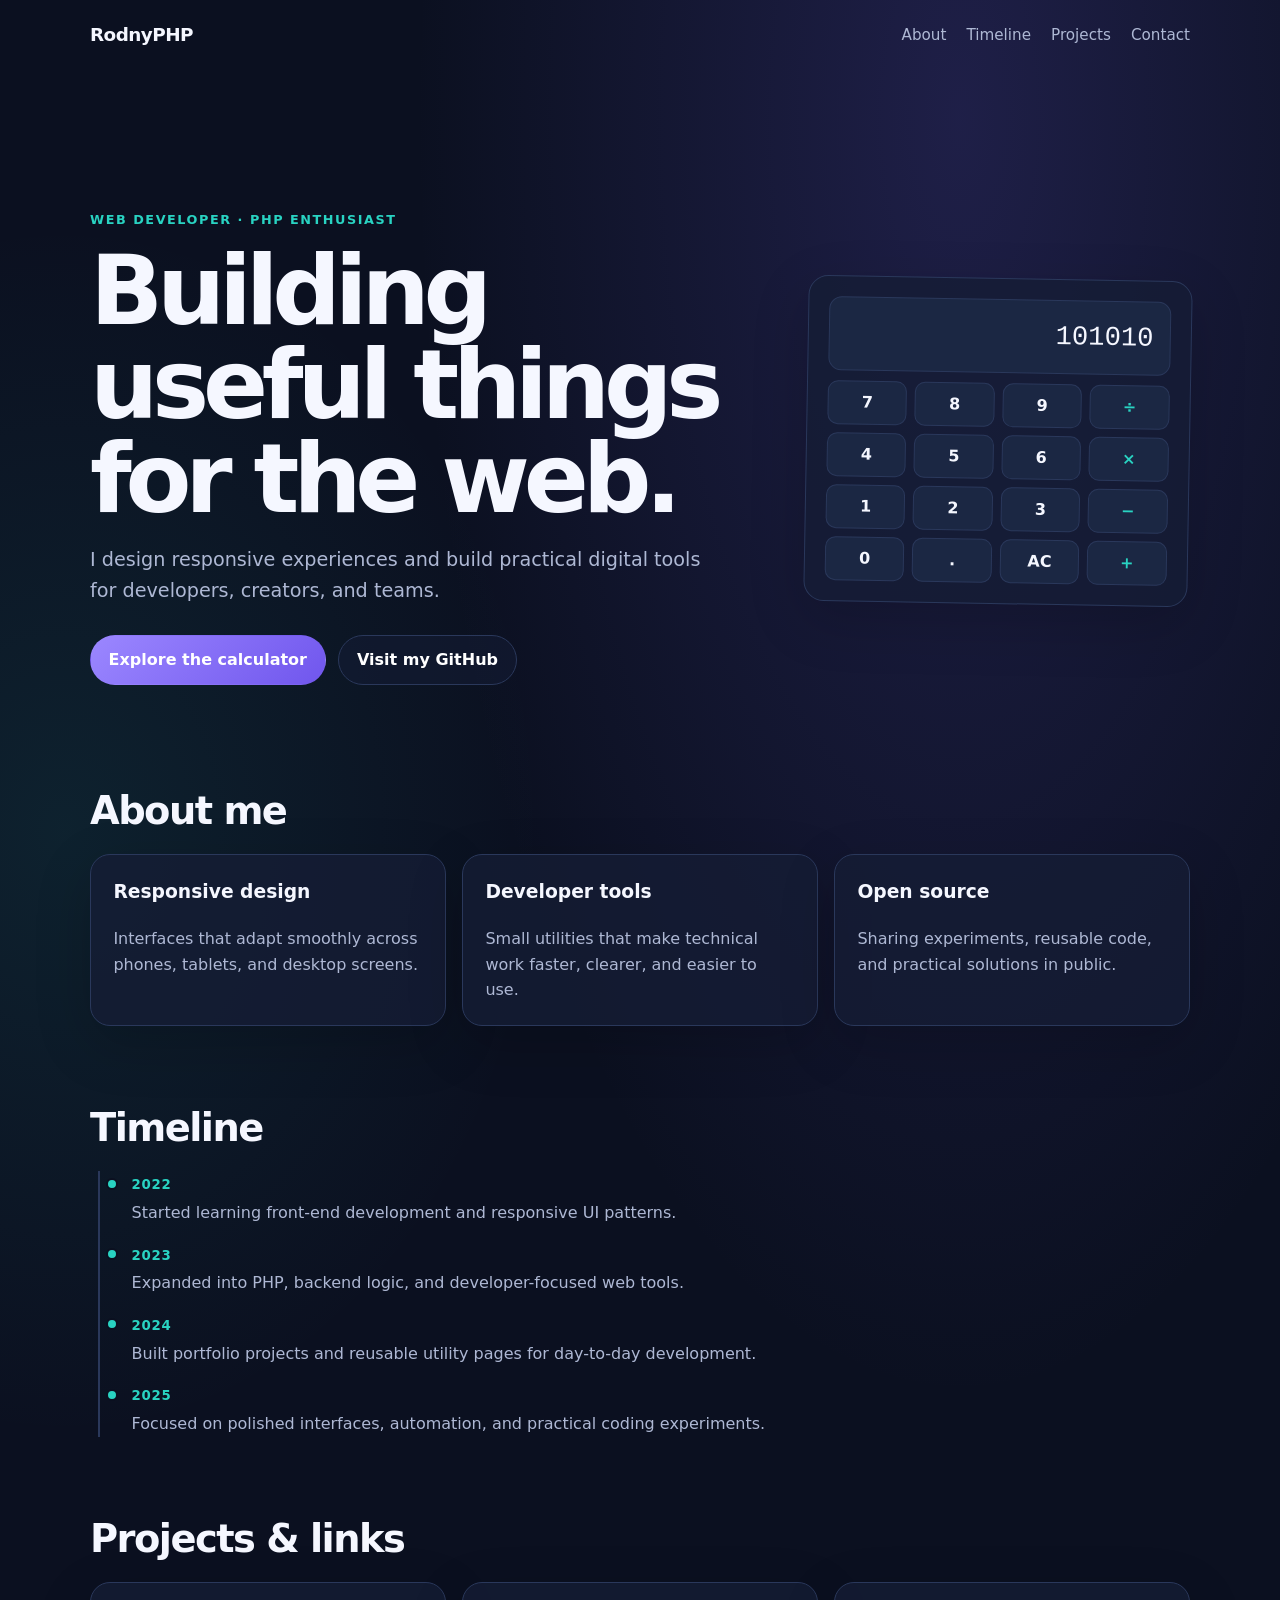
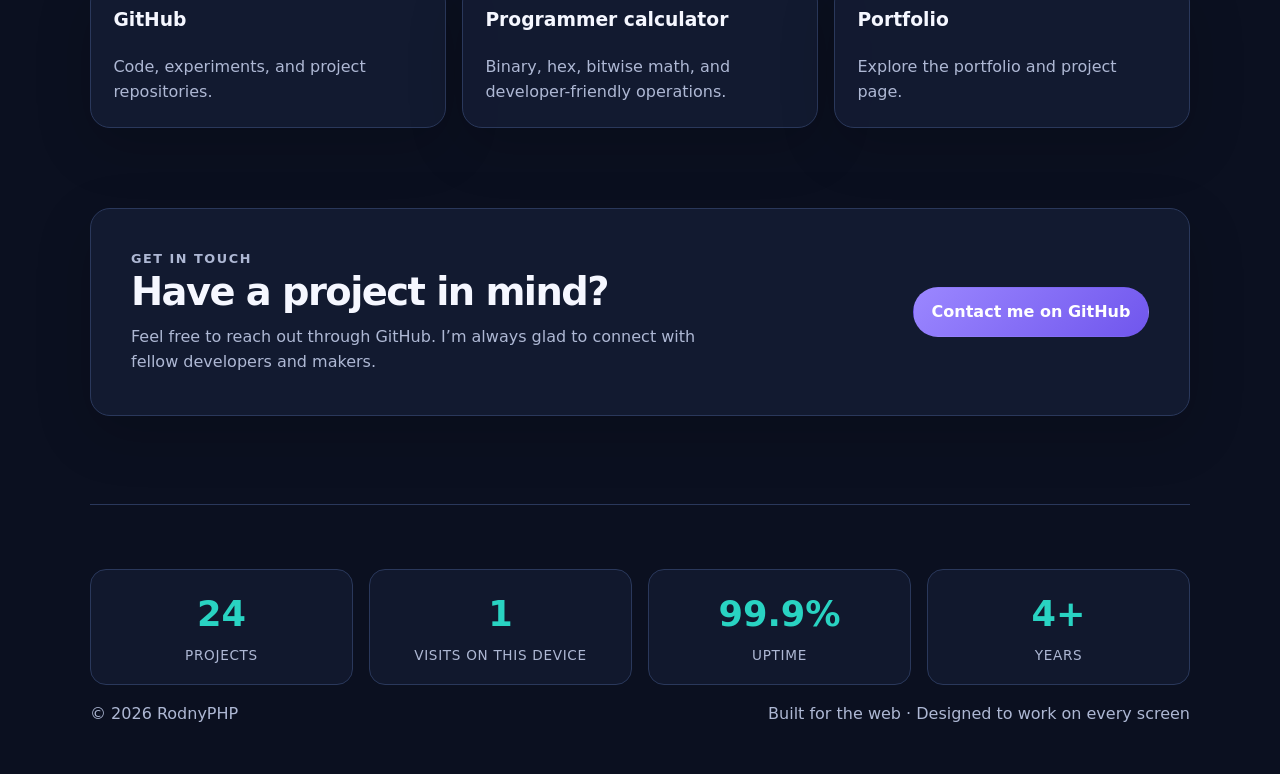
<file: index.html>
<!doctype html>
<html lang="en">
<head>
  <meta charset="utf-8">
  <meta name="viewport" content="width=device-width, initial-scale=1">
  <meta name="description" content="RodnyPHP — web developer, PHP enthusiast, and builder of practical tools.">
  <meta name="theme-color" content="#0b1020">
  <title>RodnyPHP | Web Developer</title>
  <style>
    :root {
      color-scheme: dark;
      --bg: #0b1020;
      --panel: rgba(21, 29, 53, .78);
      --card: #1b2743;
      --line: #2a385b;
      --text: #f5f7ff;
      --muted: #aeb8d4;
      --accent: #9b87ff;
      --green: #29d3c2;
      --content: 1100px;
    }
    *, *::before, *::after { box-sizing: border-box; }
    html { scroll-behavior: smooth; scroll-padding-top: 2rem; }
    body {
      min-width: 320px;
      min-height: 100vh;
      margin: 0;
      color: var(--text);
      font-family: system-ui, -apple-system, BlinkMacSystemFont, "Segoe UI", sans-serif;
      line-height: 1.6;
      background:
        radial-gradient(ellipse at 75% 5%, rgba(89, 76, 190, .25), transparent 34rem),
        radial-gradient(ellipse at 5% 35%, rgba(41, 211, 194, .09), transparent 30rem),
        var(--bg);
    }
    a { color: inherit; }
    a:focus-visible { outline: 3px solid var(--green); outline-offset: 4px; border-radius: 4px; }
    .container { width: min(var(--content), calc(100% - 2.5rem)); margin-inline: auto; }
    .site-header {
      display: flex;
      align-items: center;
      justify-content: space-between;
      gap: 1rem;
      padding-block: 1.25rem;
    }
    .brand { font-size: 1.15rem; font-weight: 800; text-decoration: none; letter-spacing: -.03em; }
    .nav { display: flex; flex-wrap: wrap; align-items: center; gap: .4rem 1.25rem; }
    .nav a { color: var(--muted); font-size: .95rem; text-decoration: none; transition: color .2s ease; }
    .nav a:hover { color: var(--text); }
    .hero {
      display: grid;
      grid-template-columns: minmax(0, 1.25fr) minmax(260px, .75fr);
      align-items: center;
      gap: clamp(2rem, 6vw, 5rem);
      padding-block: clamp(4rem, 10vw, 8rem) 4rem;
    }
    .eyebrow { color: var(--green); font-size: .8rem; font-weight: 800; letter-spacing: .12em; text-transform: uppercase; }
    h1 { max-width: 800px; margin: .5rem 0 1rem; font-size: clamp(2.8rem, 8vw, 6rem); line-height: .98; letter-spacing: -.065em; }
    h2 { margin: 0 0 1.3rem; font-size: clamp(1.7rem, 4vw, 2.4rem); line-height: 1.15; letter-spacing: -.04em; }
    h3 { margin-top: 0; }
    .lead { max-width: 620px; color: var(--muted); font-size: clamp(1.05rem, 2vw, 1.2rem); }
    .actions { display: flex; flex-wrap: wrap; gap: .8rem; margin-top: 1.8rem; }
    .button {
      display: inline-flex;
      align-items: center;
      justify-content: center;
      min-height: 46px;
      padding: .7rem 1.1rem;
      border: 1px solid transparent;
      border-radius: 999px;
      background: linear-gradient(135deg, #9b87ff, #7056ed);
      color: white;
      font-weight: 750;
      text-decoration: none;
      transition: transform .2s ease, border-color .2s ease, background .2s ease;
    }
    .button:hover { transform: translateY(-2px); }
    .button.secondary { border-color: var(--line); background: rgba(21, 29, 53, .55); }
    .demo-card, .card, .contact-panel {
      border: 1px solid var(--line);
      border-radius: 1.25rem;
      background: var(--panel);
      box-shadow: 0 18px 55px rgba(0, 0, 0, .18);
    }
    .demo-card { padding: 1.25rem; transform: rotate(1deg); }
    .calc-mini { display: grid; gap: .6rem; }
    .calc-mini .result {
      overflow: hidden;
      padding: .9rem 1rem;
      border: 1px solid var(--line);
      border-radius: .8rem;
      background: var(--card);
      font-family: ui-monospace, SFMono-Regular, Menlo, monospace;
      font-size: 1.7rem;
      text-align: right;
    }
    .calc-mini .keys { display: grid; grid-template-columns: repeat(4, 1fr); gap: .5rem; }
    .calc-mini span {
      display: grid;
      min-height: 44px;
      place-items: center;
      border: 1px solid var(--line);
      border-radius: .65rem;
      background: var(--card);
      font-weight: 700;
    }
    .calc-mini span:nth-child(4n) { color: var(--green); }
    section { padding-block: 2.5rem; }
    .grid { display: grid; grid-template-columns: repeat(3, minmax(0, 1fr)); gap: 1rem; }
    .card { display: block; padding: 1.4rem; text-decoration: none; transition: transform .2s ease, border-color .2s ease; }
    .card:hover { transform: translateY(-3px); border-color: #6876a5; }
    .card p { margin-bottom: 0; color: var(--muted); }
    .timeline { position: relative; display: grid; gap: 1rem; margin-top: 1.2rem; padding-left: 1rem; }
    .timeline::before { position: absolute; top: 0; bottom: 0; left: 8px; width: 2px; background: var(--line); content: ""; }
    .timeline-item { position: relative; padding-left: 1.6rem; }
    .timeline-item::before { position: absolute; top: .4rem; left: 0; width: 12px; height: 12px; border: 2px solid var(--bg); border-radius: 50%; background: var(--green); content: ""; }
    .timeline-item small { color: var(--green); font-weight: 700; letter-spacing: .05em; }
    .timeline-item p { margin: .2rem 0 0; color: var(--muted); }
    .contact-panel { display: flex; align-items: center; justify-content: space-between; gap: 2rem; padding: clamp(1.4rem, 4vw, 2.5rem); }
    .contact-panel h2 { margin-bottom: .6rem; }
    .contact-panel p { max-width: 600px; margin: 0; color: var(--muted); }
    .analytics { display: grid; grid-template-columns: repeat(4, minmax(0, 1fr)); gap: 1rem; margin-top: 2rem; }
    .metric { padding: 1rem; border: 1px solid var(--line); border-radius: 1rem; background: rgba(21, 29, 53, .65); text-align: center; }
    .metric strong { display: block; color: var(--green); font-size: clamp(1.5rem, 3vw, 2.2rem); }
    .metric span { color: var(--muted); font-size: .85rem; letter-spacing: .05em; text-transform: uppercase; }
    .site-footer { margin-top: 3rem; padding-block: 2rem 3rem; border-top: 1px solid var(--line); color: var(--muted); }
    .footer-meta { display: flex; flex-wrap: wrap; justify-content: space-between; gap: .7rem 1rem; margin-top: 1rem; }
    @media (max-width: 760px) {
      .container { width: min(100% - 2rem, var(--content)); }
      .site-header { align-items: flex-start; flex-direction: column; }
      .nav { gap: .35rem 1rem; }
      .hero { grid-template-columns: 1fr; gap: 2rem; padding-top: 4rem; }
      .demo-card { width: min(100%, 420px); transform: none; }
      .grid { grid-template-columns: 1fr; }
      .contact-panel { align-items: flex-start; flex-direction: column; }
    }
    @media (max-width: 460px) {
      .nav { column-gap: .8rem; }
      .nav a { font-size: .88rem; }
      .analytics { grid-template-columns: repeat(2, minmax(0, 1fr)); }
      .actions .button { width: 100%; }
    }
    @media (prefers-reduced-motion: reduce) {
      *, *::before, *::after { scroll-behavior: auto !important; transition-duration: .01ms !important; }
    }
  </style>
</head>
<body>
  <header class="container site-header">
    <a href="index.html" class="brand">RodnyPHP</a>
    <nav class="nav" aria-label="Main navigation">
      <a href="#about">About</a>
      <a href="#timeline">Timeline</a>
      <a href="#links">Projects</a>
      <a href="#contact">Contact</a>
    </nav>
  </header>

  <main class="container">
    <section class="hero" aria-labelledby="hero-title">
      <div>
        <p class="eyebrow">Web developer · PHP enthusiast</p>
        <h1 id="hero-title">Building useful things for the web.</h1>
        <p class="lead">I design responsive experiences and build practical digital tools for developers, creators, and teams.</p>
        <div class="actions">
          <a class="button" href="portfolio/calculator.html">Explore the calculator</a>
          <a class="button secondary" href="https://github.com/RodnyPHP" target="_blank" rel="noopener noreferrer">Visit my GitHub</a>
        </div>
      </div>
      <div class="demo-card" aria-label="Programmer calculator preview">
        <div class="calc-mini" aria-hidden="true">
          <div class="result">101010</div>
          <div class="keys">
            <span>7</span><span>8</span><span>9</span><span>÷</span>
            <span>4</span><span>5</span><span>6</span><span>×</span>
            <span>1</span><span>2</span><span>3</span><span>−</span>
            <span>0</span><span>.</span><span>AC</span><span>+</span>
          </div>
        </div>
      </div>
    </section>

    <section id="about">
      <h2>About me</h2>
      <div class="grid">
        <article class="card"><h3>Responsive design</h3><p>Interfaces that adapt smoothly across phones, tablets, and desktop screens.</p></article>
        <article class="card"><h3>Developer tools</h3><p>Small utilities that make technical work faster, clearer, and easier to use.</p></article>
        <article class="card"><h3>Open source</h3><p>Sharing experiments, reusable code, and practical solutions in public.</p></article>
      </div>
    </section>

    <section id="timeline">
      <h2>Timeline</h2>
      <div class="timeline">
        <div class="timeline-item"><small>2022</small><p>Started learning front-end development and responsive UI patterns.</p></div>
        <div class="timeline-item"><small>2023</small><p>Expanded into PHP, backend logic, and developer-focused web tools.</p></div>
        <div class="timeline-item"><small>2024</small><p>Built portfolio projects and reusable utility pages for day-to-day development.</p></div>
        <div class="timeline-item"><small>2025</small><p>Focused on polished interfaces, automation, and practical coding experiments.</p></div>
      </div>
    </section>

    <section id="links">
      <h2>Projects &amp; links</h2>
      <div class="grid">
        <a class="card" href="https://github.com/RodnyPHP" target="_blank" rel="noopener noreferrer"><h3>GitHub</h3><p>Code, experiments, and project repositories.</p></a>
        <a class="card" href="portfolio/calculator.html"><h3>Programmer calculator</h3><p>Binary, hex, bitwise math, and developer-friendly operations.</p></a>
        <a class="card" href="portfolio/"><h3>Portfolio</h3><p>Explore the portfolio and project page.</p></a>
      </div>
    </section>

    <section id="contact" aria-labelledby="contact-title">
      <div class="contact-panel">
        <div>
          <p class="eyebrow">Get in touch</p>
          <h2 id="contact-title">Have a project in mind?</h2>
          <p>Feel free to reach out through GitHub. I’m always glad to connect with fellow developers and makers.</p>
        </div>
        <a class="button" href="https://github.com/RodnyPHP" target="_blank" rel="noopener noreferrer">Contact me on GitHub</a>
      </div>
    </section>
  </main>

  <footer class="container site-footer">
    <div class="analytics" aria-label="Site statistics">
      <div class="metric"><strong id="metric-projects">24</strong><span>Projects</span></div>
      <div class="metric"><strong id="metric-visits">0</strong><span>Visits on this device</span></div>
      <div class="metric"><strong>99.9%</strong><span>Uptime</span></div>
      <div class="metric"><strong>4+</strong><span>Years</span></div>
    </div>
    <div class="footer-meta">
      <div>© 2026 RodnyPHP</div>
      <div>Built for the web · Designed to work on every screen</div>
    </div>
  </footer>

  <script>
    (() => {
      const storageKey = 'rodnyb-site-stats';
      try {
        const now = Date.now();
        const data = JSON.parse(localStorage.getItem(storageKey) || '{}');
        const visits = Number(data.visits) || 0;
        const lastSeen = Number(data.lastSeen) || 0;
        const shouldCountVisit = !lastSeen || now - lastSeen > 60 * 60 * 1000;
        const current = { visits: visits + (shouldCountVisit ? 1 : 0), lastSeen: shouldCountVisit ? now : lastSeen };
        if (shouldCountVisit) localStorage.setItem(storageKey, JSON.stringify(current));
        document.getElementById('metric-visits').textContent = String(current.visits);
      } catch (_) {
        // The site remains usable when browser storage is unavailable.
      }
    })();
  </script>
</body>
</html>
</file>
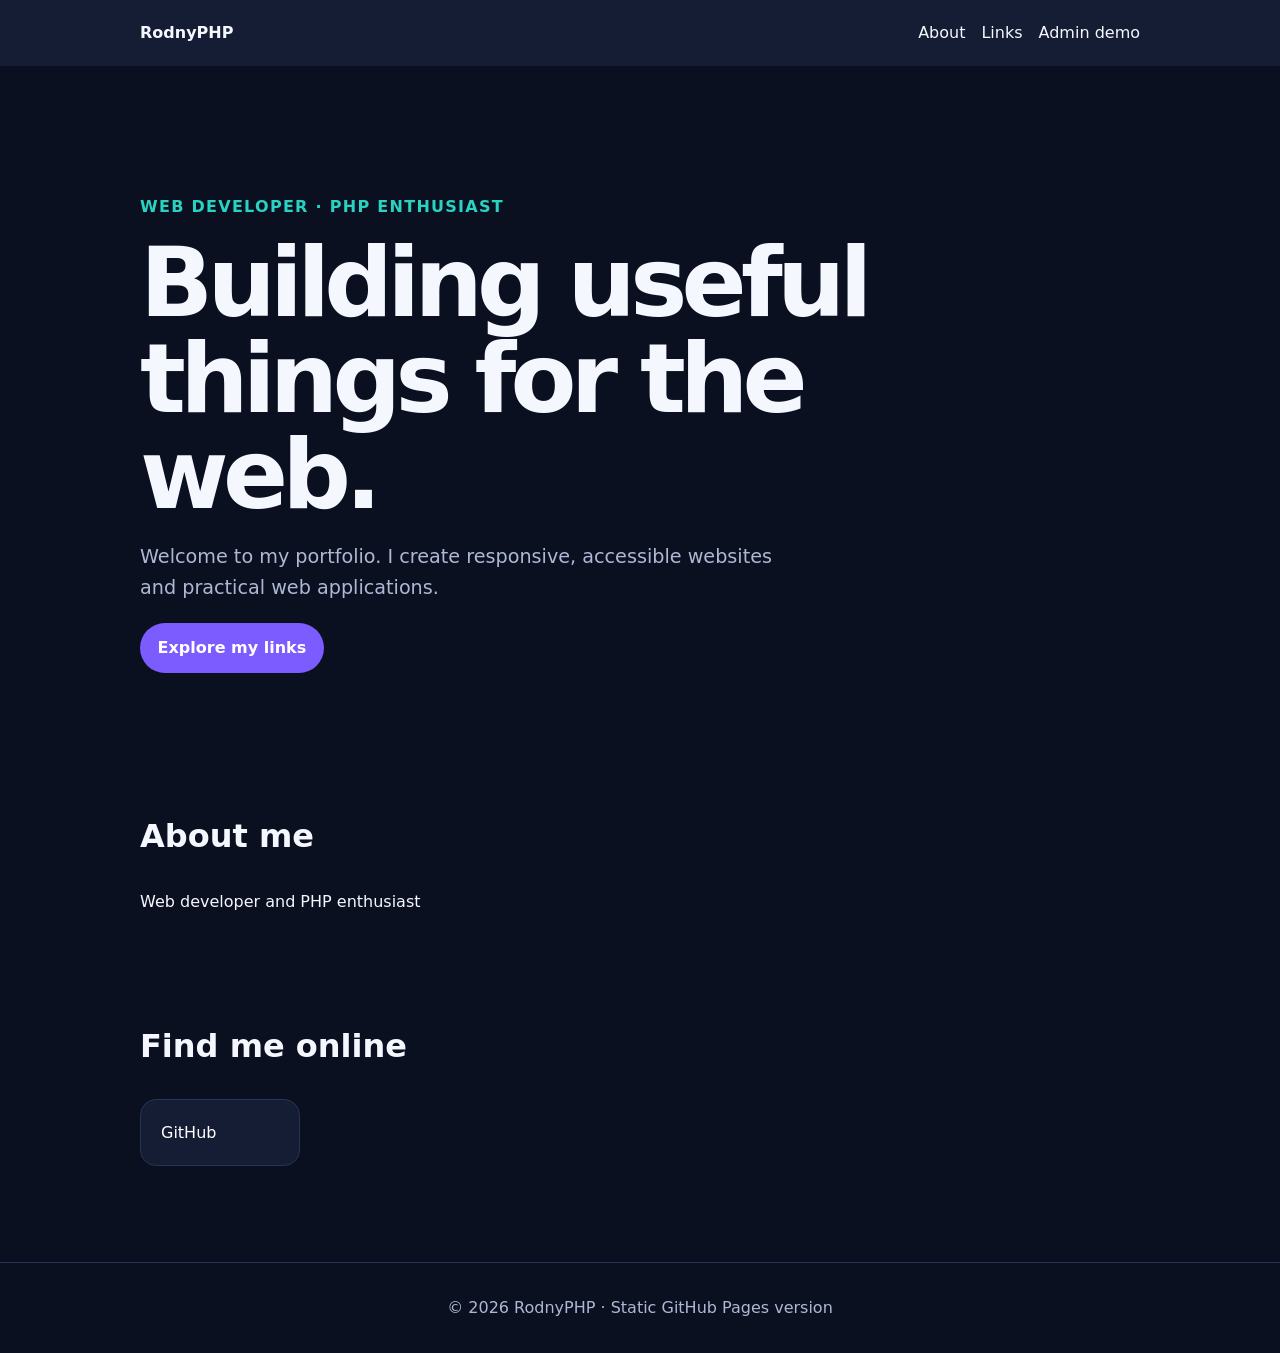
<file: portfolio/index.html>
<!doctype html>
<html lang="en">
<head>
  <meta charset="utf-8">
  <meta name="viewport" content="width=device-width, initial-scale=1">
  <meta name="description" content="RodnyPHP — web developer portfolio">
  <title>RodnyPHP | Portfolio</title>
  <link rel="stylesheet" href="assets/css/style.css">
</head>
<body>
  <header class="site-header"><a class="brand" href="index.html">RodnyPHP</a><nav><a href="#about">About</a><a href="#links">Links</a><a href="admin/index.html">Admin demo</a></nav></header>
  <main class="container">
    <section class="hero"><p class="eyebrow">Web developer · PHP enthusiast</p><h1>Building useful things for the web.</h1><p class="lead">Welcome to my portfolio. I create responsive, accessible websites and practical web applications.</p><a class="button" href="#links">Explore my links</a></section>
    <section id="about"><h2>About me</h2><p id="bio">Web developer and PHP enthusiast.</p></section>
    <section id="links"><h2>Find me online</h2><div id="link-list" class="cards"></div></section>
  </main>
  <footer class="site-footer">© 2026 RodnyPHP · Static GitHub Pages version</footer>
  <script src="assets/js/app.js"></script>
</body>
</html>
</file>
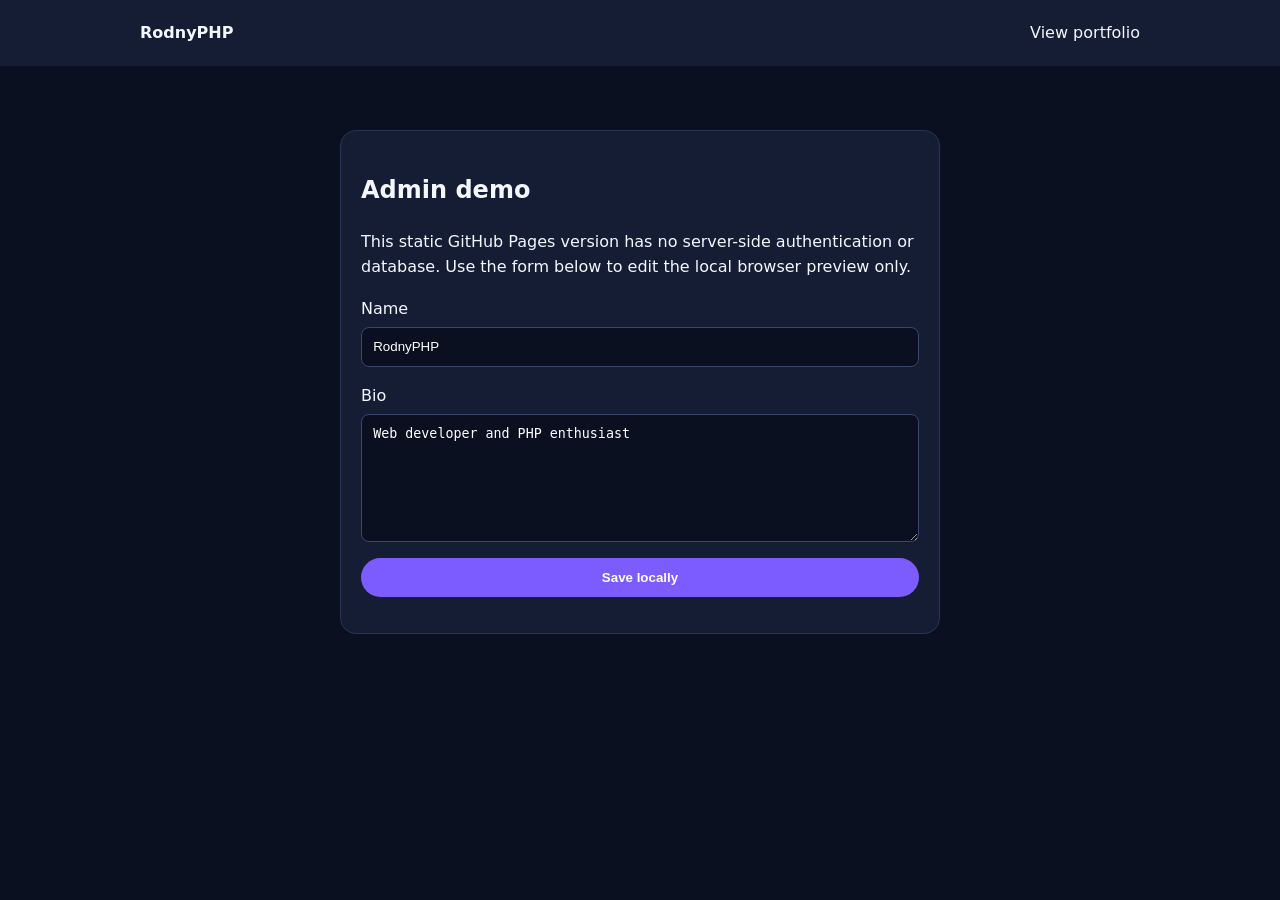
<file: portfolio/admin/index.html>
<!doctype html>
<html lang="en"><head><meta charset="utf-8"><meta name="viewport" content="width=device-width, initial-scale=1"><title>Admin demo | RodnyPHP</title><link rel="stylesheet" href="../assets/css/style.css"></head>
<body><header class="site-header"><a class="brand" href="../index.html">RodnyPHP</a><nav><a href="../index.html">View portfolio</a></nav></header><main class="container"><section class="panel"><h1>Admin demo</h1><p>This static GitHub Pages version has no server-side authentication or database. Use the form below to edit the local browser preview only.</p><form id="profile-form"><label>Name <input id="name" required></label><label>Bio <textarea id="bio" required></textarea></label><button class="button" type="submit">Save locally</button></form><p id="status" role="status"></p></section></main><script src="../assets/js/admin.js"></script></body></html>
</file>
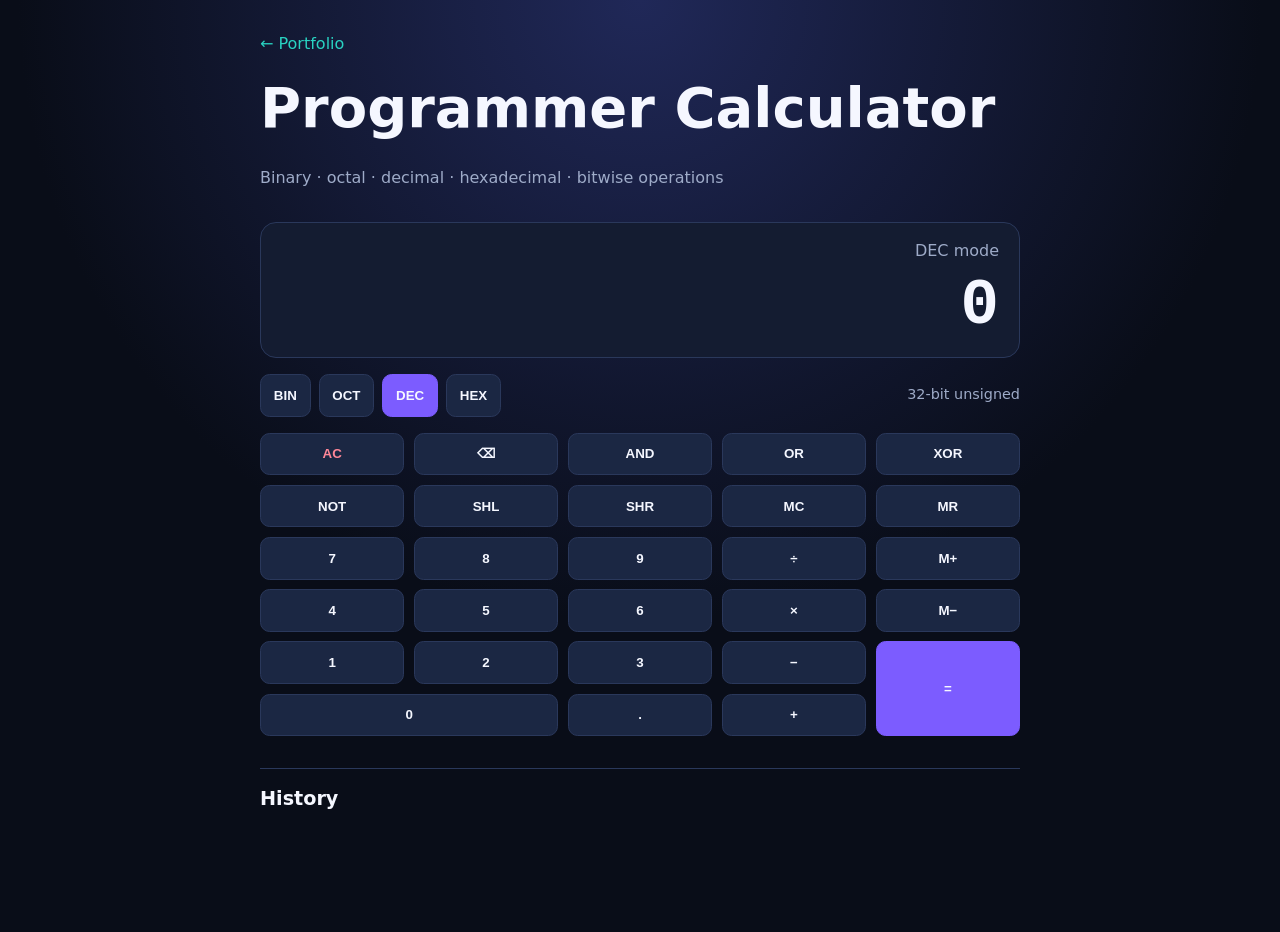
<file: portfolio/calculator.html>
<!doctype html>
<html lang="en"><head><meta charset="utf-8"><meta name="viewport" content="width=device-width, initial-scale=1"><title>Programmer Calculator | RodnyPHP</title><link rel="stylesheet" href="assets/css/calculator.css"></head><body><main class="calculator"><header><a href="index.html">← Portfolio</a><h1>Programmer Calculator</h1><p>Binary · octal · decimal · hexadecimal · bitwise operations</p></header><section class="display-panel"><div id="expression"></div><output id="display">0</output></section><section class="base-row"><button data-base="2">BIN</button><button data-base="8">OCT</button><button data-base="10" class="active">DEC</button><button data-base="16">HEX</button><span id="word-size">32-bit unsigned</span></section><section class="keypad"><button data-action="clear" class="danger">AC</button><button data-action="backspace">⌫</button><button data-value="&">AND</button><button data-value="|">OR</button><button data-value="^">XOR</button><button data-value="~">NOT</button><button data-value="<<">SHL</button><button data-value=">>">SHR</button><button data-action="memory-clear">MC</button><button data-action="memory-recall">MR</button><button data-value="7">7</button><button data-value="8">8</button><button data-value="9">9</button><button data-value="/">÷</button><button data-action="memory-add">M+</button><button data-value="4">4</button><button data-value="5">5</button><button data-value="6">6</button><button data-value="*">×</button><button data-action="memory-subtract">M−</button><button data-value="1">1</button><button data-value="2">2</button><button data-value="3">3</button><button data-value="-">−</button><button data-action="equals" class="equals">=</button><button data-value="0" class="wide">0</button><button data-value=".">.</button><button data-value="+">+</button></section><section class="history"><h2>History</h2><ol id="history"></ol></section></main><script src="assets/js/calculator.js"></script></body></html>
</file>
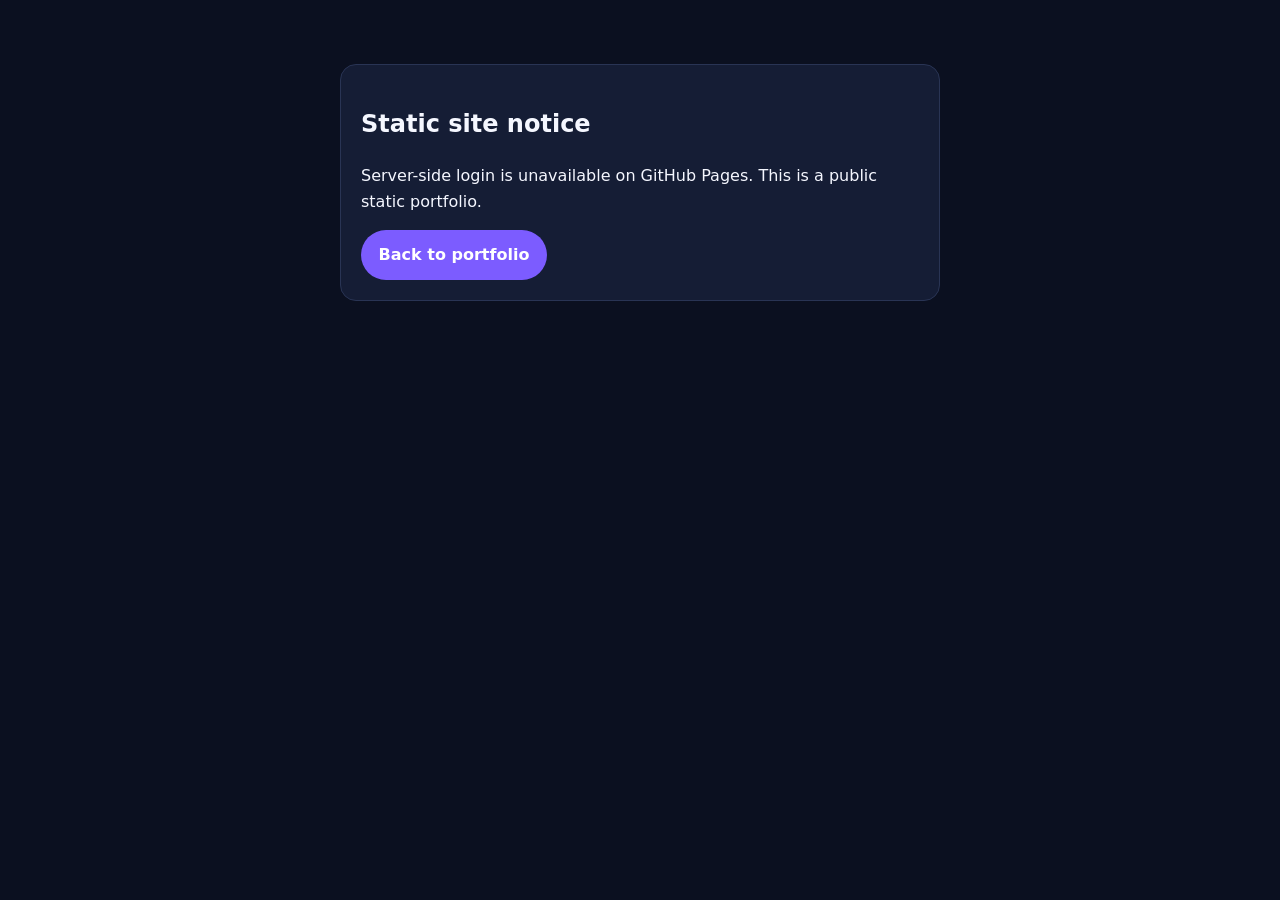
<file: portfolio/login.html>
<!doctype html><html lang="en"><head><meta charset="utf-8"><meta name="viewport" content="width=device-width, initial-scale=1"><title>Sign in | RodnyPHP</title><link rel="stylesheet" href="assets/css/style.css"></head><body><main class="container"><section class="panel"><h1>Static site notice</h1><p>Server-side login is unavailable on GitHub Pages. This is a public static portfolio.</p><a class="button" href="index.html">Back to portfolio</a></section></main></body></html>
</file>
<file: portfolio/assets/css/style.css>
*{box-sizing:border-box}body{margin:0;background:#0b1020;color:#f5f7ff;font:16px/1.6 system-ui,sans-serif}.site-header{display:flex;justify-content:space-between;align-items:center;padding:1.25rem max(1rem,calc((100% - 1000px)/2));background:#151d35}.site-header a{color:inherit;text-decoration:none;margin-left:1rem}.brand{font-weight:800;margin-left:0!important}.container{width:min(1000px,calc(100% - 2rem));margin:auto}.hero{padding:7rem 0 5rem}.eyebrow{color:#29d3c2;font-weight:700;text-transform:uppercase;letter-spacing:.08em}.hero h1{max-width:750px;margin:.5rem 0;font-size:clamp(2.8rem,8vw,6rem);line-height:1;letter-spacing:-.06em}.lead{max-width:650px;color:#aeb8d4;font-size:1.2rem}.button{display:inline-block;border:0;border-radius:999px;padding:.75rem 1.1rem;background:#7c5cff;color:#fff;text-decoration:none;font-weight:700;cursor:pointer}section{padding:2rem 0}h2{font-size:2rem}.cards{display:flex;flex-wrap:wrap;gap:1rem}.card,.panel{display:block;padding:1.25rem;background:#151d35;border:1px solid #293454;border-radius:1rem}.card{color:#fff;text-decoration:none;min-width:160px}.panel{max-width:600px;margin:4rem auto}form{display:grid;gap:1rem}label{display:grid;gap:.35rem}input,textarea{padding:.7rem;border:1px solid #3a466b;border-radius:.5rem;background:#0b1020;color:#fff}textarea{min-height:8rem}.site-footer{margin-top:4rem;padding:2rem;text-align:center;color:#aeb8d4;border-top:1px solid #293454}@media(max-width:650px){.site-header{align-items:flex-start;gap:.5rem;flex-direction:column}.site-header a{margin-left:0;margin-right:.8rem}.hero{padding-top:4rem}}
</file>
<file: portfolio/assets/css/calculator.css>
:root{color-scheme:dark;--bg:#090d18;--panel:#141c31;--line:#2a385b;--text:#f5f7ff;--muted:#9eabc8;--accent:#7c5cff;--green:#29d3c2}*{box-sizing:border-box}body{margin:0;min-height:100vh;background:radial-gradient(circle at top,#202858,#090d18 55%);color:var(--text);font:16px/1.5 system-ui,sans-serif}.calculator{width:min(760px,calc(100% - 2rem));margin:2rem auto}.calculator header a{color:var(--green);text-decoration:none}.calculator h1{margin:.6rem 0 0;font-size:clamp(2rem,6vw,3.5rem)}.calculator header p{color:var(--muted)}.display-panel{margin:2rem 0 1rem;padding:1rem 1.25rem;min-height:110px;border:1px solid var(--line);border-radius:1rem;background:var(--panel);text-align:right}.display-panel div{height:2rem;color:var(--muted);overflow:auto}.display-panel output{display:block;font:700 clamp(2rem,8vw,4rem)/1.1 ui-monospace,monospace;overflow:auto}.base-row{display:flex;gap:.5rem;align-items:center;flex-wrap:wrap;margin-bottom:1rem}.base-row button,.keypad button{border:1px solid var(--line);border-radius:.6rem;background:#1b2743;color:var(--text);padding:.8rem;cursor:pointer;font-weight:700}.base-row button.active{background:var(--accent);border-color:var(--accent)}#word-size{margin-left:auto;color:var(--muted);font-size:.9rem}.keypad{display:grid;grid-template-columns:repeat(5,1fr);gap:.6rem}.keypad button:hover,.base-row button:hover{filter:brightness(1.25)}.keypad .danger{color:#ff8798}.keypad .equals{background:var(--accent);border-color:var(--accent);grid-row:span 2}.keypad .wide{grid-column:span 2}.history{margin-top:2rem;border-top:1px solid var(--line)}.history h2{font-size:1.2rem}.history ol{padding-left:1.5rem;color:var(--muted)}.history li{padding:.25rem;font-family:ui-monospace,monospace}@media(max-width:480px){.calculator{margin:1rem auto}.keypad{gap:.35rem}.keypad button{padding:.7rem .25rem;font-size:.85rem}#word-size{width:100%;margin-left:0}}
</file>
